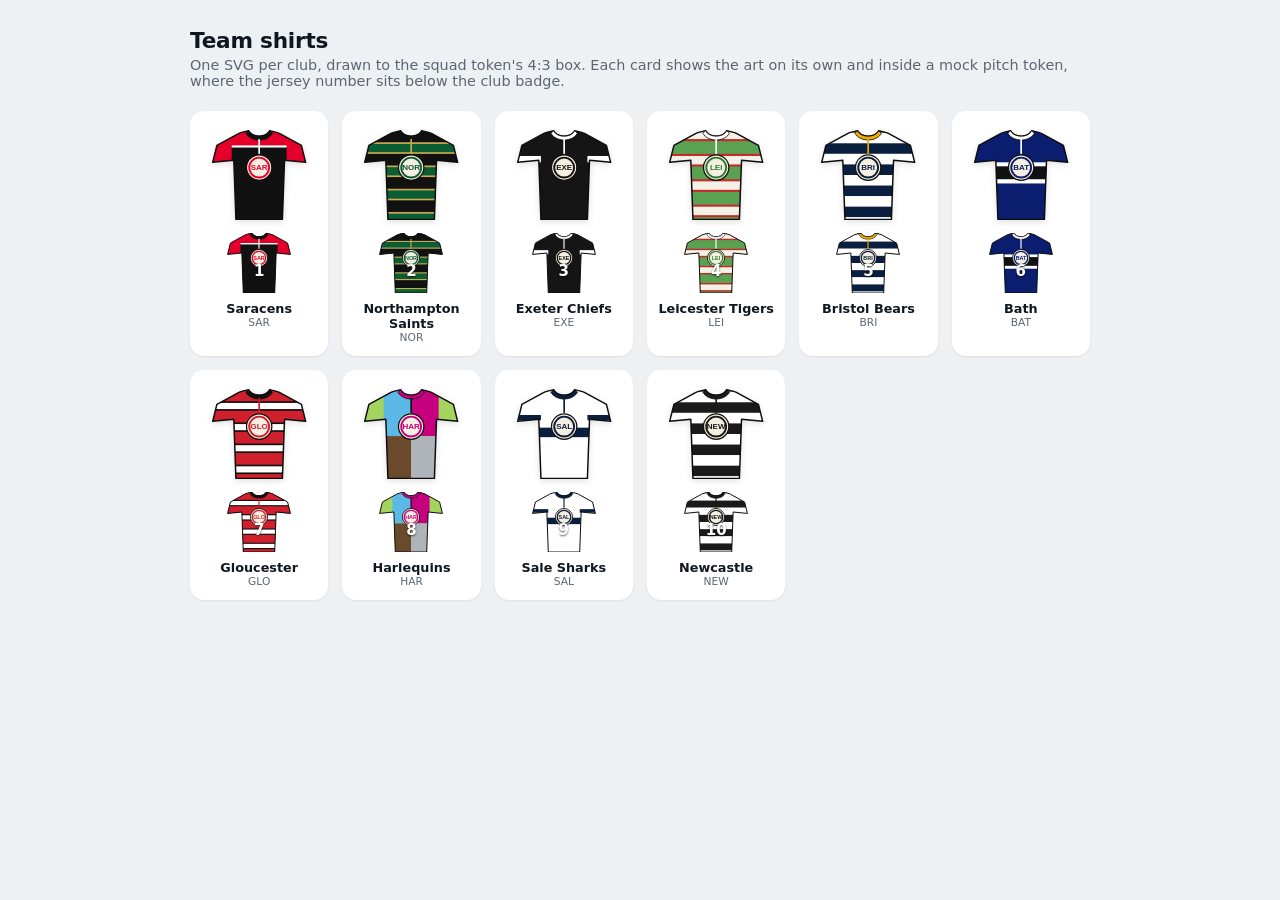
<file: data/rugby-jerseys/index.html>
<!DOCTYPE html>
<html lang="en"><head>
<meta charset="utf-8">
<meta name="viewport" content="width=device-width, initial-scale=1, viewport-fit=cover">
<title>Fantasy Rugby - Team Shirts</title>
<style>
  :root { box-sizing:border-box; --bg:#eef1f4; --card:#fff; --ink:#0f1720; --muted:#5b6672; }
  * { box-sizing:inherit; }
  body { margin:0; padding:28px 16px 48px; background:var(--bg); color:var(--ink);
         font-family:ui-sans-serif,system-ui,-apple-system,"Segoe UI",Roboto,sans-serif; }
  header { max-width:900px; margin:0 auto 22px; }
  h1 { font-size:1.35rem; margin:0 0 4px; letter-spacing:-0.01em; }
  p.sub { margin:0; color:var(--muted); font-size:0.9rem; }
  .grid { max-width:900px; margin:0 auto; display:grid;
           grid-template-columns:repeat(auto-fill,minmax(130px,1fr)); gap:14px; }
  .card { margin:0; background:var(--card); border-radius:14px; padding:16px 10px 12px;
           box-shadow:0 1px 2px rgba(16,24,32,.08); text-align:center; }
  .shirt { height:96px; display:flex; align-items:center; justify-content:center; }
  .shirt svg { height:100%; width:auto; filter:drop-shadow(0 2px 3px rgba(0,0,0,.12)); }
  /* Mock of .fp-shirt--art from api/static/css/squad.css, on grass. */
  .token { width:80px; height:60px; margin:10px auto 0; display:grid; place-items:center;
            padding:20px 0 4px; position:relative;
            background:var(--club-jersey) center / 100% 100% no-repeat;
            font:800 15px/1 ui-sans-serif,system-ui,sans-serif; color:#fff;
            text-shadow:0 1px 2px rgba(0,0,0,.65); }
  figcaption { margin-top:8px; font-size:0.8rem; font-weight:600; }
  figcaption small { display:block; color:var(--muted); font-weight:500; }
</style></head>
<body>
  <header><h1>Team shirts</h1>
    <p class="sub">One SVG per club, drawn to the squad token's 4:3 box. Each card shows the
      art on its own and inside a mock pitch token, where the jersey number sits below the
      club badge.</p></header>
  <div class="grid">
    <figure class="card">
      <div class="shirt"><svg xmlns="http://www.w3.org/2000/svg" viewBox="-6 16 112 84" role="img" aria-label="Saracens shirt">
  <defs><clipPath id="jersey-SAR"><path d="M40,16 C36,17 32,18 30,19 L10,30 L6,46 L26,44 L28,100 L72,100 L74,44 L94,46 L90,30 L70,19 C68,18 64,17 60,16 C57,23 43,23 40,16 Z"/></clipPath></defs>
  <g clip-path="url(#jersey-SAR)">
    <rect x="0" y="8" width="100" height="96" fill="#E4002B"/><rect x="24" y="31" width="52" height="73" fill="#111111"/><rect x="24" y="30" width="52" height="2" fill="#ffffff"/>
  </g>
  <path d="M40,16 C36,17 32,18 30,19 L10,30 L6,46 L26,44 L28,100 L72,100 L74,44 L94,46 L90,30 L70,19 C68,18 64,17 60,16 C57,23 43,23 40,16 Z" fill="none" stroke="#0d0d0d" stroke-width="1.4" stroke-linejoin="round"/>
  <path d="M40,16 C43,23 57,23 60,16 L62.5,18.5 C58,27 42,27 37.5,18.5 Z" fill="#111111" stroke="#0d0d0d" stroke-width="0.8"/>
  <line x1="50" y1="24" x2="50" y2="38" stroke="#ffffff" stroke-width="1.6"/>
  <g>
    <circle cx="50" cy="51" r="12" fill="#F5EFE1" stroke="#14110c" stroke-width="1.2"/>
    <circle cx="50" cy="51" r="9.4" fill="none" stroke="#E4002B" stroke-width="1.8"/>
    <text x="50" y="53.7" text-anchor="middle" fill="#E4002B" font-family="'Arial Narrow','Helvetica Neue',Arial,sans-serif" font-weight="700" font-size="7.6">SAR</text>
  </g>
</svg></div>
      <div class="token" style="--club-jersey:url('../../api/static/img/jerseys/SAR.svg')">1</div>
      <figcaption>Saracens<small>SAR</small></figcaption>
    </figure>
    <figure class="card">
      <div class="shirt"><svg xmlns="http://www.w3.org/2000/svg" viewBox="-6 16 112 84" role="img" aria-label="Northampton Saints shirt">
  <defs><clipPath id="jersey-NOR"><path d="M40,16 C36,17 32,18 30,19 L10,30 L6,46 L26,44 L28,100 L72,100 L74,44 L94,46 L90,30 L70,19 C68,18 64,17 60,16 C57,23 43,23 40,16 Z"/></clipPath></defs>
  <g clip-path="url(#jersey-NOR)">
    <rect x="0" y="8" width="100" height="96" fill="#0B5D34"/>
    <rect x="0" y="14.4" width="100" height="14.2" fill="#C8A951"/>
    <rect x="0" y="16.0" width="100" height="11" fill="#111111"/>
    <rect x="0" y="36.4" width="100" height="14.2" fill="#C8A951"/>
    <rect x="0" y="38.0" width="100" height="11" fill="#111111"/>
    <rect x="0" y="58.4" width="100" height="14.2" fill="#C8A951"/>
    <rect x="0" y="60.0" width="100" height="11" fill="#111111"/>
    <rect x="0" y="80.4" width="100" height="14.2" fill="#C8A951"/>
    <rect x="0" y="82.0" width="100" height="11" fill="#111111"/>
  </g>
  <path d="M40,16 C36,17 32,18 30,19 L10,30 L6,46 L26,44 L28,100 L72,100 L74,44 L94,46 L90,30 L70,19 C68,18 64,17 60,16 C57,23 43,23 40,16 Z" fill="none" stroke="#0d0d0d" stroke-width="1.4" stroke-linejoin="round"/>
  <path d="M40,16 C43,23 57,23 60,16 L62.5,18.5 C58,27 42,27 37.5,18.5 Z" fill="#111111" stroke="#0d0d0d" stroke-width="0.8"/>
  <line x1="50" y1="24" x2="50" y2="38" stroke="#C8A951" stroke-width="1.6"/>
  <g>
    <circle cx="50" cy="51" r="12" fill="#F5EFE1" stroke="#14110c" stroke-width="1.2"/>
    <circle cx="50" cy="51" r="9.4" fill="none" stroke="#0B5D34" stroke-width="1.8"/>
    <text x="50" y="53.7" text-anchor="middle" fill="#0B5D34" font-family="'Arial Narrow','Helvetica Neue',Arial,sans-serif" font-weight="700" font-size="7.6">NOR</text>
  </g>
</svg></div>
      <div class="token" style="--club-jersey:url('../../api/static/img/jerseys/NOR.svg')">2</div>
      <figcaption>Northampton Saints<small>NOR</small></figcaption>
    </figure>
    <figure class="card">
      <div class="shirt"><svg xmlns="http://www.w3.org/2000/svg" viewBox="-6 16 112 84" role="img" aria-label="Exeter Chiefs shirt">
  <defs><clipPath id="jersey-EXE"><path d="M40,16 C36,17 32,18 30,19 L10,30 L6,46 L26,44 L28,100 L72,100 L74,44 L94,46 L90,30 L70,19 C68,18 64,17 60,16 C57,23 43,23 40,16 Z"/></clipPath></defs>
  <g clip-path="url(#jersey-EXE)">
    <rect x="0" y="8" width="100" height="96" fill="#151515"/><rect x="6" y="40" width="22" height="6" fill="#ffffff"/><rect x="72" y="40" width="22" height="6" fill="#ffffff"/>
  </g>
  <path d="M40,16 C36,17 32,18 30,19 L10,30 L6,46 L26,44 L28,100 L72,100 L74,44 L94,46 L90,30 L70,19 C68,18 64,17 60,16 C57,23 43,23 40,16 Z" fill="none" stroke="#0d0d0d" stroke-width="1.4" stroke-linejoin="round"/>
  <path d="M40,16 C43,23 57,23 60,16 L62.5,18.5 C58,27 42,27 37.5,18.5 Z" fill="#ffffff" stroke="#0d0d0d" stroke-width="0.8"/>
  <line x1="50" y1="24" x2="50" y2="38" stroke="#ffffff" stroke-width="1.6"/>
  <g>
    <circle cx="50" cy="51" r="12" fill="#F5EFE1" stroke="#14110c" stroke-width="1.2"/>
    <circle cx="50" cy="51" r="9.4" fill="none" stroke="#151515" stroke-width="1.8"/>
    <text x="50" y="53.7" text-anchor="middle" fill="#151515" font-family="'Arial Narrow','Helvetica Neue',Arial,sans-serif" font-weight="700" font-size="7.6">EXE</text>
  </g>
</svg></div>
      <div class="token" style="--club-jersey:url('../../api/static/img/jerseys/EXE.svg')">3</div>
      <figcaption>Exeter Chiefs<small>EXE</small></figcaption>
    </figure>
    <figure class="card">
      <div class="shirt"><svg xmlns="http://www.w3.org/2000/svg" viewBox="-6 16 112 84" role="img" aria-label="Leicester Tigers shirt">
  <defs><clipPath id="jersey-LEI"><path d="M40,16 C36,17 32,18 30,19 L10,30 L6,46 L26,44 L28,100 L72,100 L74,44 L94,46 L90,30 L70,19 C68,18 64,17 60,16 C57,23 43,23 40,16 Z"/></clipPath></defs>
  <g clip-path="url(#jersey-LEI)">
    <rect x="0" y="8" width="100" height="96" fill="#5AA152"/>
    <rect x="0" y="14.0" width="100" height="12" fill="#C42B2B"/>
    <rect x="0" y="16.0" width="100" height="8" fill="#F4F1E6"/>
    <rect x="0" y="38.0" width="100" height="12" fill="#C42B2B"/>
    <rect x="0" y="40.0" width="100" height="8" fill="#F4F1E6"/>
    <rect x="0" y="62.0" width="100" height="12" fill="#C42B2B"/>
    <rect x="0" y="64.0" width="100" height="8" fill="#F4F1E6"/>
    <rect x="0" y="86.0" width="100" height="12" fill="#C42B2B"/>
    <rect x="0" y="88.0" width="100" height="8" fill="#F4F1E6"/>
  </g>
  <path d="M40,16 C36,17 32,18 30,19 L10,30 L6,46 L26,44 L28,100 L72,100 L74,44 L94,46 L90,30 L70,19 C68,18 64,17 60,16 C57,23 43,23 40,16 Z" fill="none" stroke="#0d0d0d" stroke-width="1.4" stroke-linejoin="round"/>
  <path d="M40,16 C43,23 57,23 60,16 L62.5,18.5 C58,27 42,27 37.5,18.5 Z" fill="#ffffff" stroke="#0d0d0d" stroke-width="0.8"/>
  <line x1="50" y1="24" x2="50" y2="38" stroke="#ffffff" stroke-width="1.6"/>
  <g>
    <circle cx="50" cy="51" r="12" fill="#F5EFE1" stroke="#14110c" stroke-width="1.2"/>
    <circle cx="50" cy="51" r="9.4" fill="none" stroke="#2E7D32" stroke-width="1.8"/>
    <text x="50" y="53.7" text-anchor="middle" fill="#2E7D32" font-family="'Arial Narrow','Helvetica Neue',Arial,sans-serif" font-weight="700" font-size="7.6">LEI</text>
  </g>
</svg></div>
      <div class="token" style="--club-jersey:url('../../api/static/img/jerseys/LEI.svg')">4</div>
      <figcaption>Leicester Tigers<small>LEI</small></figcaption>
    </figure>
    <figure class="card">
      <div class="shirt"><svg xmlns="http://www.w3.org/2000/svg" viewBox="-6 16 112 84" role="img" aria-label="Bristol Bears shirt">
  <defs><clipPath id="jersey-BRI"><path d="M40,16 C36,17 32,18 30,19 L10,30 L6,46 L26,44 L28,100 L72,100 L74,44 L94,46 L90,30 L70,19 C68,18 64,17 60,16 C57,23 43,23 40,16 Z"/></clipPath></defs>
  <g clip-path="url(#jersey-BRI)">
    <rect x="0" y="8.00" width="100" height="10.00" fill="#0A1E3F"/>
    <rect x="0" y="18.00" width="100" height="10.00" fill="#ffffff"/>
    <rect x="0" y="28.00" width="100" height="10.00" fill="#0A1E3F"/>
    <rect x="0" y="38.00" width="100" height="10.00" fill="#ffffff"/>
    <rect x="0" y="48.00" width="100" height="10.00" fill="#0A1E3F"/>
    <rect x="0" y="58.00" width="100" height="10.00" fill="#ffffff"/>
    <rect x="0" y="68.00" width="100" height="10.00" fill="#0A1E3F"/>
    <rect x="0" y="78.00" width="100" height="10.00" fill="#ffffff"/>
    <rect x="0" y="88.00" width="100" height="10.00" fill="#0A1E3F"/>
    <rect x="0" y="98.00" width="100" height="10.00" fill="#ffffff"/>
  </g>
  <path d="M40,16 C36,17 32,18 30,19 L10,30 L6,46 L26,44 L28,100 L72,100 L74,44 L94,46 L90,30 L70,19 C68,18 64,17 60,16 C57,23 43,23 40,16 Z" fill="none" stroke="#0d0d0d" stroke-width="1.4" stroke-linejoin="round"/>
  <path d="M40,16 C43,23 57,23 60,16 L62.5,18.5 C58,27 42,27 37.5,18.5 Z" fill="#F2A900" stroke="#0d0d0d" stroke-width="0.8"/>
  <line x1="50" y1="24" x2="50" y2="38" stroke="#F2A900" stroke-width="1.6"/>
  <g>
    <circle cx="50" cy="51" r="12" fill="#F5EFE1" stroke="#14110c" stroke-width="1.2"/>
    <circle cx="50" cy="51" r="9.4" fill="none" stroke="#0A1E3F" stroke-width="1.8"/>
    <text x="50" y="53.7" text-anchor="middle" fill="#0A1E3F" font-family="'Arial Narrow','Helvetica Neue',Arial,sans-serif" font-weight="700" font-size="7.6">BRI</text>
  </g>
</svg></div>
      <div class="token" style="--club-jersey:url('../../api/static/img/jerseys/BRI.svg')">5</div>
      <figcaption>Bristol Bears<small>BRI</small></figcaption>
    </figure>
    <figure class="card">
      <div class="shirt"><svg xmlns="http://www.w3.org/2000/svg" viewBox="-6 16 112 84" role="img" aria-label="Bath shirt">
  <defs><clipPath id="jersey-BAT"><path d="M40,16 C36,17 32,18 30,19 L10,30 L6,46 L26,44 L28,100 L72,100 L74,44 L94,46 L90,30 L70,19 C68,18 64,17 60,16 C57,23 43,23 40,16 Z"/></clipPath></defs>
  <g clip-path="url(#jersey-BAT)">
    <rect x="0" y="8" width="100" height="96" fill="#0A1D6E"/><rect x="0" y="46" width="100" height="4" fill="#ffffff"/><rect x="0" y="50" width="100" height="12" fill="#111111"/><rect x="0" y="62" width="100" height="4" fill="#ffffff"/>
  </g>
  <path d="M40,16 C36,17 32,18 30,19 L10,30 L6,46 L26,44 L28,100 L72,100 L74,44 L94,46 L90,30 L70,19 C68,18 64,17 60,16 C57,23 43,23 40,16 Z" fill="none" stroke="#0d0d0d" stroke-width="1.4" stroke-linejoin="round"/>
  <path d="M40,16 C43,23 57,23 60,16 L62.5,18.5 C58,27 42,27 37.5,18.5 Z" fill="#ffffff" stroke="#0d0d0d" stroke-width="0.8"/>
  <line x1="50" y1="24" x2="50" y2="38" stroke="#ffffff" stroke-width="1.6"/>
  <g>
    <circle cx="50" cy="51" r="12" fill="#F5EFE1" stroke="#14110c" stroke-width="1.2"/>
    <circle cx="50" cy="51" r="9.4" fill="none" stroke="#0A1D6E" stroke-width="1.8"/>
    <text x="50" y="53.7" text-anchor="middle" fill="#0A1D6E" font-family="'Arial Narrow','Helvetica Neue',Arial,sans-serif" font-weight="700" font-size="7.6">BAT</text>
  </g>
</svg></div>
      <div class="token" style="--club-jersey:url('../../api/static/img/jerseys/BAT.svg')">6</div>
      <figcaption>Bath<small>BAT</small></figcaption>
    </figure>
    <figure class="card">
      <div class="shirt"><svg xmlns="http://www.w3.org/2000/svg" viewBox="-6 16 112 84" role="img" aria-label="Gloucester shirt">
  <defs><clipPath id="jersey-GLO"><path d="M40,16 C36,17 32,18 30,19 L10,30 L6,46 L26,44 L28,100 L72,100 L74,44 L94,46 L90,30 L70,19 C68,18 64,17 60,16 C57,23 43,23 40,16 Z"/></clipPath></defs>
  <g clip-path="url(#jersey-GLO)">
    <rect x="0" y="8" width="100" height="96" fill="#ffffff"/>
    <rect x="0" y="14.4" width="100" height="14.2" fill="#111111"/>
    <rect x="0" y="16.0" width="100" height="11" fill="#D0202E"/>
    <rect x="0" y="34.4" width="100" height="14.2" fill="#111111"/>
    <rect x="0" y="36.0" width="100" height="11" fill="#D0202E"/>
    <rect x="0" y="54.4" width="100" height="14.2" fill="#111111"/>
    <rect x="0" y="56.0" width="100" height="11" fill="#D0202E"/>
    <rect x="0" y="74.4" width="100" height="14.2" fill="#111111"/>
    <rect x="0" y="76.0" width="100" height="11" fill="#D0202E"/>
    <rect x="0" y="94.4" width="100" height="14.2" fill="#111111"/>
    <rect x="0" y="96.0" width="100" height="11" fill="#D0202E"/>
  </g>
  <path d="M40,16 C36,17 32,18 30,19 L10,30 L6,46 L26,44 L28,100 L72,100 L74,44 L94,46 L90,30 L70,19 C68,18 64,17 60,16 C57,23 43,23 40,16 Z" fill="none" stroke="#0d0d0d" stroke-width="1.4" stroke-linejoin="round"/>
  <path d="M40,16 C43,23 57,23 60,16 L62.5,18.5 C58,27 42,27 37.5,18.5 Z" fill="#111111" stroke="#0d0d0d" stroke-width="0.8"/>
  <line x1="50" y1="24" x2="50" y2="38" stroke="#D0202E" stroke-width="1.6"/>
  <g>
    <circle cx="50" cy="51" r="12" fill="#F5EFE1" stroke="#14110c" stroke-width="1.2"/>
    <circle cx="50" cy="51" r="9.4" fill="none" stroke="#D0202E" stroke-width="1.8"/>
    <text x="50" y="53.7" text-anchor="middle" fill="#D0202E" font-family="'Arial Narrow','Helvetica Neue',Arial,sans-serif" font-weight="700" font-size="7.6">GLO</text>
  </g>
</svg></div>
      <div class="token" style="--club-jersey:url('../../api/static/img/jerseys/GLO.svg')">7</div>
      <figcaption>Gloucester<small>GLO</small></figcaption>
    </figure>
    <figure class="card">
      <div class="shirt"><svg xmlns="http://www.w3.org/2000/svg" viewBox="-6 16 112 84" role="img" aria-label="Harlequins shirt">
  <defs><clipPath id="jersey-HAR"><path d="M40,16 C36,17 32,18 30,19 L10,30 L6,46 L26,44 L28,100 L72,100 L74,44 L94,46 L90,30 L70,19 C68,18 64,17 60,16 C57,23 43,23 40,16 Z"/></clipPath></defs>
  <g clip-path="url(#jersey-HAR)">
    <rect x="0" y="8" width="100" height="96" fill="#A2D45E"/><rect x="24" y="8" width="26" height="52" fill="#5CB8E6"/><rect x="50" y="8" width="26" height="52" fill="#C6007E"/><rect x="24" y="60" width="26" height="44" fill="#6B4A2B"/><rect x="50" y="60" width="26" height="44" fill="#AEB4B9"/>
  </g>
  <path d="M40,16 C36,17 32,18 30,19 L10,30 L6,46 L26,44 L28,100 L72,100 L74,44 L94,46 L90,30 L70,19 C68,18 64,17 60,16 C57,23 43,23 40,16 Z" fill="none" stroke="#0d0d0d" stroke-width="1.4" stroke-linejoin="round"/>
  <path d="M40,16 C43,23 57,23 60,16 L62.5,18.5 C58,27 42,27 37.5,18.5 Z" fill="#C6007E" stroke="#0d0d0d" stroke-width="0.8"/>
  <line x1="50" y1="24" x2="50" y2="38" stroke="#111111" stroke-width="1.6"/>
  <g>
    <circle cx="50" cy="51" r="12" fill="#F5EFE1" stroke="#14110c" stroke-width="1.2"/>
    <circle cx="50" cy="51" r="9.4" fill="none" stroke="#C6007E" stroke-width="1.8"/>
    <text x="50" y="53.7" text-anchor="middle" fill="#C6007E" font-family="'Arial Narrow','Helvetica Neue',Arial,sans-serif" font-weight="700" font-size="7.6">HAR</text>
  </g>
</svg></div>
      <div class="token" style="--club-jersey:url('../../api/static/img/jerseys/HAR.svg')">8</div>
      <figcaption>Harlequins<small>HAR</small></figcaption>
    </figure>
    <figure class="card">
      <div class="shirt"><svg xmlns="http://www.w3.org/2000/svg" viewBox="-6 16 112 84" role="img" aria-label="Sale Sharks shirt">
  <defs><clipPath id="jersey-SAL"><path d="M40,16 C36,17 32,18 30,19 L10,30 L6,46 L26,44 L28,100 L72,100 L74,44 L94,46 L90,30 L70,19 C68,18 64,17 60,16 C57,23 43,23 40,16 Z"/></clipPath></defs>
  <g clip-path="url(#jersey-SAL)">
    <rect x="0" y="8" width="100" height="96" fill="#ffffff"/><rect x="0" y="52" width="100" height="9" fill="#0A1E3F"/><rect x="6" y="40" width="22" height="5" fill="#0A1E3F"/><rect x="72" y="40" width="22" height="5" fill="#0A1E3F"/>
  </g>
  <path d="M40,16 C36,17 32,18 30,19 L10,30 L6,46 L26,44 L28,100 L72,100 L74,44 L94,46 L90,30 L70,19 C68,18 64,17 60,16 C57,23 43,23 40,16 Z" fill="none" stroke="#0d0d0d" stroke-width="1.4" stroke-linejoin="round"/>
  <path d="M40,16 C43,23 57,23 60,16 L62.5,18.5 C58,27 42,27 37.5,18.5 Z" fill="#0A1E3F" stroke="#0d0d0d" stroke-width="0.8"/>
  <line x1="50" y1="24" x2="50" y2="38" stroke="#0A1E3F" stroke-width="1.6"/>
  <g>
    <circle cx="50" cy="51" r="12" fill="#F5EFE1" stroke="#14110c" stroke-width="1.2"/>
    <circle cx="50" cy="51" r="9.4" fill="none" stroke="#0A1E3F" stroke-width="1.8"/>
    <text x="50" y="53.7" text-anchor="middle" fill="#0A1E3F" font-family="'Arial Narrow','Helvetica Neue',Arial,sans-serif" font-weight="700" font-size="7.6">SAL</text>
  </g>
</svg></div>
      <div class="token" style="--club-jersey:url('../../api/static/img/jerseys/SAL.svg')">9</div>
      <figcaption>Sale Sharks<small>SAL</small></figcaption>
    </figure>
    <figure class="card">
      <div class="shirt"><svg xmlns="http://www.w3.org/2000/svg" viewBox="-6 16 112 84" role="img" aria-label="Newcastle shirt">
  <defs><clipPath id="jersey-NEW"><path d="M40,16 C36,17 32,18 30,19 L10,30 L6,46 L26,44 L28,100 L72,100 L74,44 L94,46 L90,30 L70,19 C68,18 64,17 60,16 C57,23 43,23 40,16 Z"/></clipPath></defs>
  <g clip-path="url(#jersey-NEW)">
    <rect x="0" y="8.00" width="100" height="10.00" fill="#1A1A1A"/>
    <rect x="0" y="18.00" width="100" height="10.00" fill="#ffffff"/>
    <rect x="0" y="28.00" width="100" height="10.00" fill="#1A1A1A"/>
    <rect x="0" y="38.00" width="100" height="10.00" fill="#ffffff"/>
    <rect x="0" y="48.00" width="100" height="10.00" fill="#1A1A1A"/>
    <rect x="0" y="58.00" width="100" height="10.00" fill="#ffffff"/>
    <rect x="0" y="68.00" width="100" height="10.00" fill="#1A1A1A"/>
    <rect x="0" y="78.00" width="100" height="10.00" fill="#ffffff"/>
    <rect x="0" y="88.00" width="100" height="10.00" fill="#1A1A1A"/>
    <rect x="0" y="98.00" width="100" height="10.00" fill="#ffffff"/>
  </g>
  <path d="M40,16 C36,17 32,18 30,19 L10,30 L6,46 L26,44 L28,100 L72,100 L74,44 L94,46 L90,30 L70,19 C68,18 64,17 60,16 C57,23 43,23 40,16 Z" fill="none" stroke="#0d0d0d" stroke-width="1.4" stroke-linejoin="round"/>
  <path d="M40,16 C43,23 57,23 60,16 L62.5,18.5 C58,27 42,27 37.5,18.5 Z" fill="#1A1A1A" stroke="#0d0d0d" stroke-width="0.8"/>
  <line x1="50" y1="24" x2="50" y2="38" stroke="#1A1A1A" stroke-width="1.6"/>
  <g>
    <circle cx="50" cy="51" r="12" fill="#F5EFE1" stroke="#14110c" stroke-width="1.2"/>
    <circle cx="50" cy="51" r="9.4" fill="none" stroke="#1A1A1A" stroke-width="1.8"/>
    <text x="50" y="53.7" text-anchor="middle" fill="#1A1A1A" font-family="'Arial Narrow','Helvetica Neue',Arial,sans-serif" font-weight="700" font-size="7.6">NEW</text>
  </g>
</svg></div>
      <div class="token" style="--club-jersey:url('../../api/static/img/jerseys/NEW.svg')">10</div>
      <figcaption>Newcastle<small>NEW</small></figcaption>
    </figure>
  </div>
</body></html>
</file>
